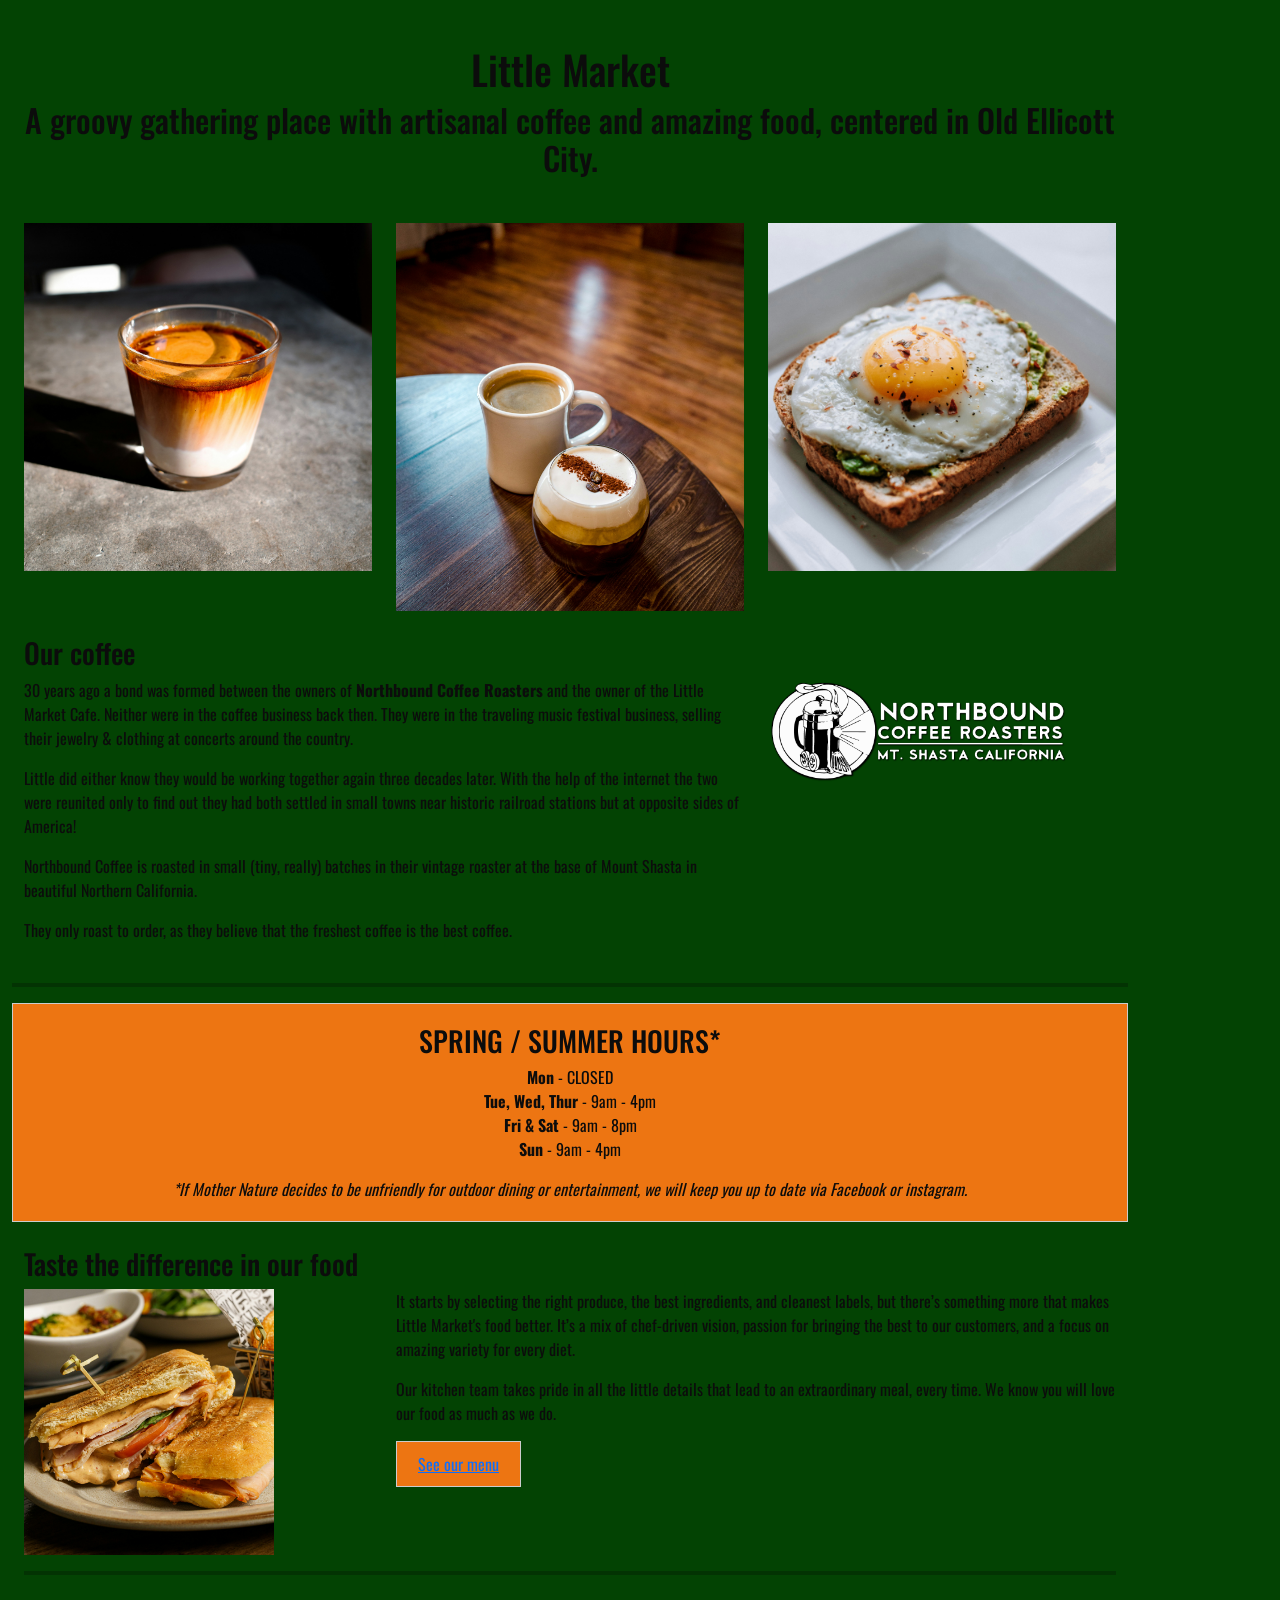
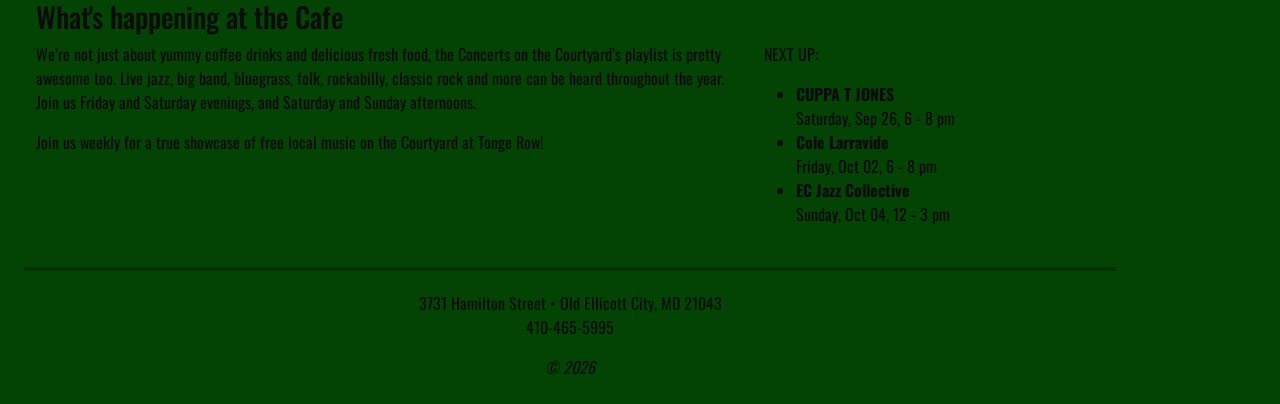
<file: projects/Littlemarketcoffeshop/index.html>
<!DOCTYPE html>
<html lang="en">

<head>
    <meta charset="UTF-8">
    <meta name="viewport" content="width=device-width, initial-scale=1.0">
    <title>Little market cafe</title>
    <meta name="description"
        content="A groovy gathering place with artisanal coffee and amazing food, centered in Old Ellicott City.">
    <link href="https://cdn.jsdelivr.net/npm/bootstrap@5.3.8/dist/css/bootstrap.min.css" rel="stylesheet"
        integrity="sha384-sRIl4kxILFvY47J16cr9ZwB07vP4J8+LH7qKQnuqkuIAvNWLzeN8tE5YBujZqJLB" crossorigin="anonymous">
    <link rel="stylesheet" href="css/style.css">
    <link rel="preconnect" href="https://fonts.googleapis.com">
    <link rel="preconnect" href="https://fonts.gstatic.com" crossorigin>
    <link
        href="https://fonts.googleapis.com/css2?family=Archivo+Black&family=Chango&family=Oswald:wght@200..700&display=swap"
        rel="stylesheet">
    <script src="https://cdn.jsdelivr.net/npm/@popperjs/core@2.11.8/dist/umd/popper.min.js"
        integrity="sha384-I7E8VVD/ismYTF4hNIPjVp/Zjvgyol6VFvRkX/vR+Vc4jQkC+hVqc2pM8ODewa9r"
        crossorigin="anonymous"></script>
    <script src="https://cdn.jsdelivr.net/npm/bootstrap@5.3.8/dist/js/bootstrap.min.js"
        integrity="sha384-G/EV+4j2dNv+tEPo3++6LCgdCROaejBqfUeNjuKAiuXbjrxilcCdDz6ZAVfHWe1Y"
        crossorigin="anonymous"></script>
</head>

<body>
    <div class="container">
        <div class="row">
            <div class="col-12">
                <div class="name">
                    <h1>Little Market</h1>
                    <h2>A groovy gathering place with artisanal coffee and amazing food, centered in Old Ellicott City.
                    </h2>
                </div>
            </div>
        </div>
        <div class="container">
            <div class="row">
                <div class="col- lg-4 col-md-4 col-sm-12">
                    <img src="images/coffee-01.jpg" class="img-fluid" height="375" width="450">
                </div>
                <div class="col- lg-4 col-md-4 col-sm-12">
                    <img src="images/coffee-02.jpg" class="img-fluid" height="375" width="450">
                </div>
                <div class="col- lg-4 col-md-4 col-sm-12">
                    <img src="images/food-01.jpg" class="img-fluid" height="375" width="450">
                </div>
            </div>
        </div>
        <div class="container">
            <div class="row">
                <div class="col-12">
                    <h3>Our coffee</h3>
                </div>
            </div>
            <div class="row">
                <div class="col-lg-8 col-md-6 col-sm-12">
                    <p>30 years ago a bond was formed between the owners of <strong>Northbound Coffee Roasters</strong>
                        and
                        the owner of the
                        Little Market Cafe. Neither were in the coffee business back then. They were in the traveling
                        music
                        festival business, selling their jewelry & clothing at concerts around the country.</p>
                    <p>Little did either know they would be working together again three decades later. With the help of
                        the
                        internet the two were reunited only to find out they had both settled in small towns near
                        historic
                        railroad stations but at opposite sides of America!</p>
                    <p>Northbound Coffee is roasted in small (tiny, really) batches in their vintage roaster at the base
                        of
                        Mount Shasta in beautiful Northern California.</p>
                    <p>They only roast to order, as they believe that the freshest coffee is the best coffee.</p>

                </div>
                <div class="col-lg-4 col-md-6 col-sm-12">
                    <img src="images/northbound.png"  class="img-fluid" height="300" width="300">
                </div>
            </div>
        </div>
        <hr>
        <div class="days">
            <h3>SPRING / SUMMER HOURS*</h3>
            <p><b>Mon</b> - CLOSED
                <br><b>Tue, Wed, Thur </b>- 9am - 4pm
                <br><b>Fri & Sat </b>- 9am - 8pm
                <br><b>Sun</b> - 9am - 4pm
            </p>
            <em>*If Mother Nature decides to be unfriendly for outdoor dining or entertainment, we will keep you up
                to date via Facebook or instagram. </em>
        </div>
        <div class="container">
            <h3>Taste the difference in our food</h3>
            <div class="row">
                <div class="col-lg-4 col-md-6 col-sm-12">
                    <img src="images/food-02.jpg" class="img-fluid" height="275" width="250">
                </div>
                <div class="col-lg-8 col-md-6 col-sm-12">

                    <p>It starts by selecting the right produce, the best ingredients, and cleanest labels, but there’s
                        something more that makes Little Market's food better. It’s a mix of chef-driven vision, passion
                        for
                        bringing the best to our customers, and a focus on amazing variety for every diet.</p>
                    <p>Our kitchen team takes pride in all the little details that lead to an extraordinary meal, every
                        time. We know you will love our food as much as we do.</p>
                    <div class="menu">
                        <a href="#">See our menu</a>
                    </div>
                </div>
            </div>
            <hr>
            <div class="container">

                <h3>What's happening at the Cafe</h3>

                <div class="row">
                    <div class="col-lg-8 col-md-6 col-sm-12">

                        <p>We’re not just about yummy coffee drinks and delicious fresh food, the Concerts on the
                            Courtyard’s
                            playlist is pretty awesome too. Live jazz, big band, bluegrass, folk, rockabilly, classic
                            rock and
                            more can be heard throughout the year. Join us Friday and Saturday evenings, and Saturday
                            and Sunday
                            afternoons.</p>
                        <p>Join us weekly for a true showcase of free local music on the Courtyard at Tonge Row!</p>
                    </div>
                    <div class="col-lg-4 col-md-6 col-sm-12">


                        <p>NEXT UP:</p>
                        <ul>
                            <li>
                                <strong>CUPPA T JONES</strong><br>
                                Saturday, Sep 26, 6 - 8 pm
                            </li>
                            <li><strong>Cole Larravide</strong><br>
                                Friday, Oct 02, 6 - 8 pm
                            </li>
                            <li><strong>EC Jazz Collective</strong><br>
                                Sunday, Oct 04, 12 - 3 pm
                            </li>
                        </ul>
                    </div>
                </div>
            </div>
            <hr>
            <div class="address">
                <p>3731 Hamilton Street • Old Ellicott City, MD 21043 <br>410-465-5995</p>
                <em>© 2026</em>
            </div>

</body>

</html>
</file>
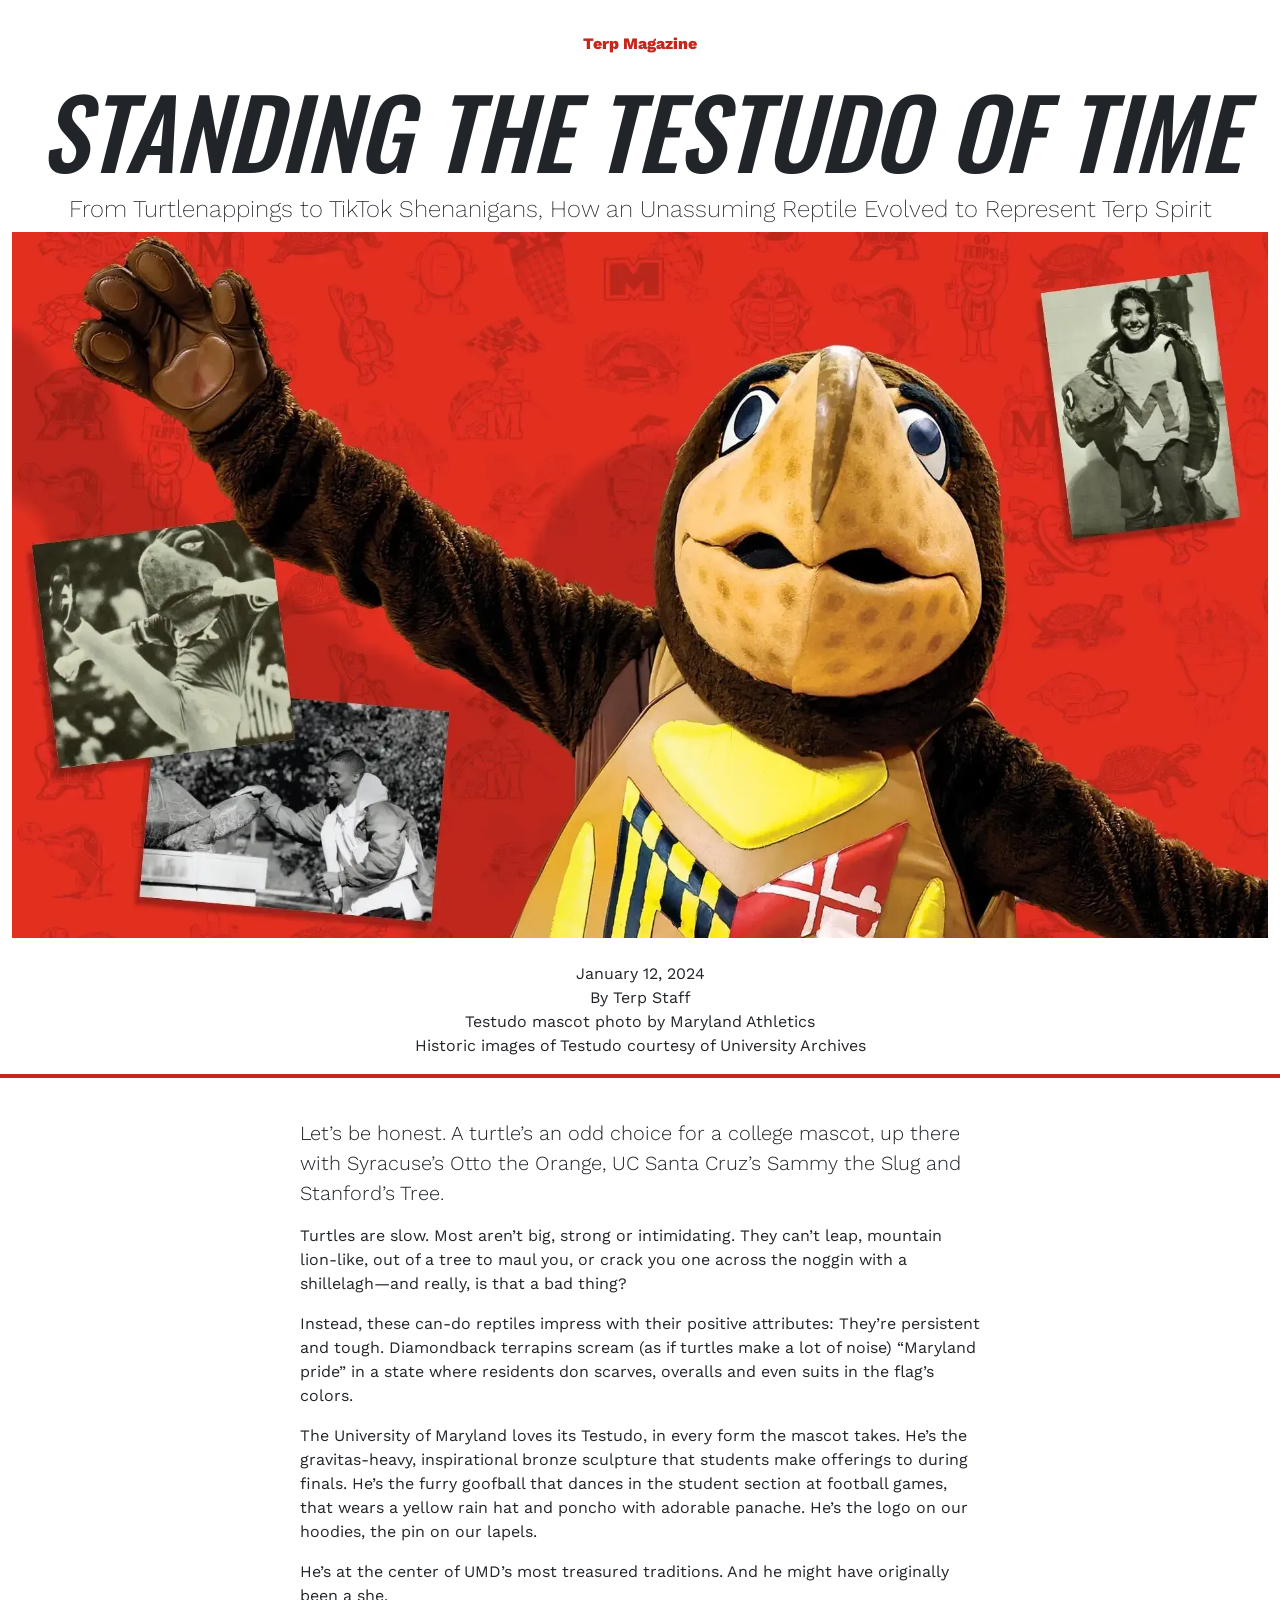
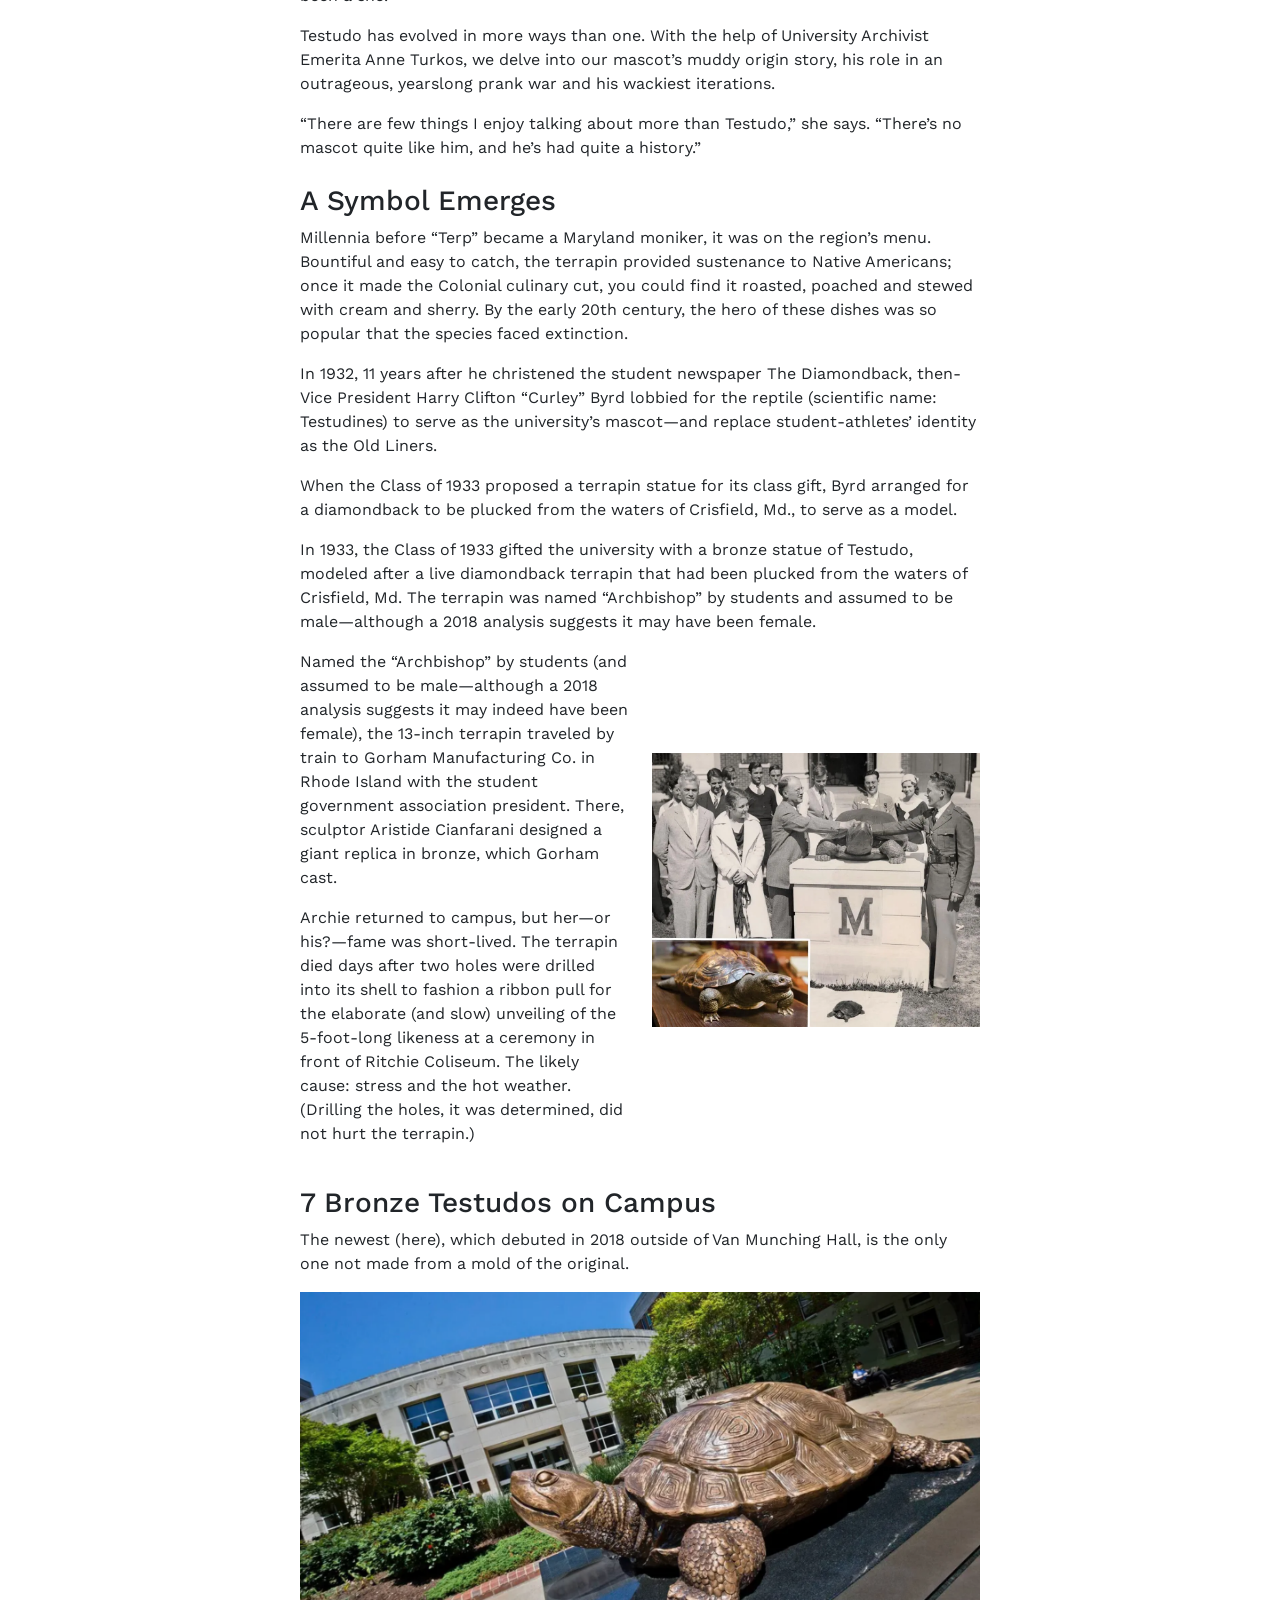
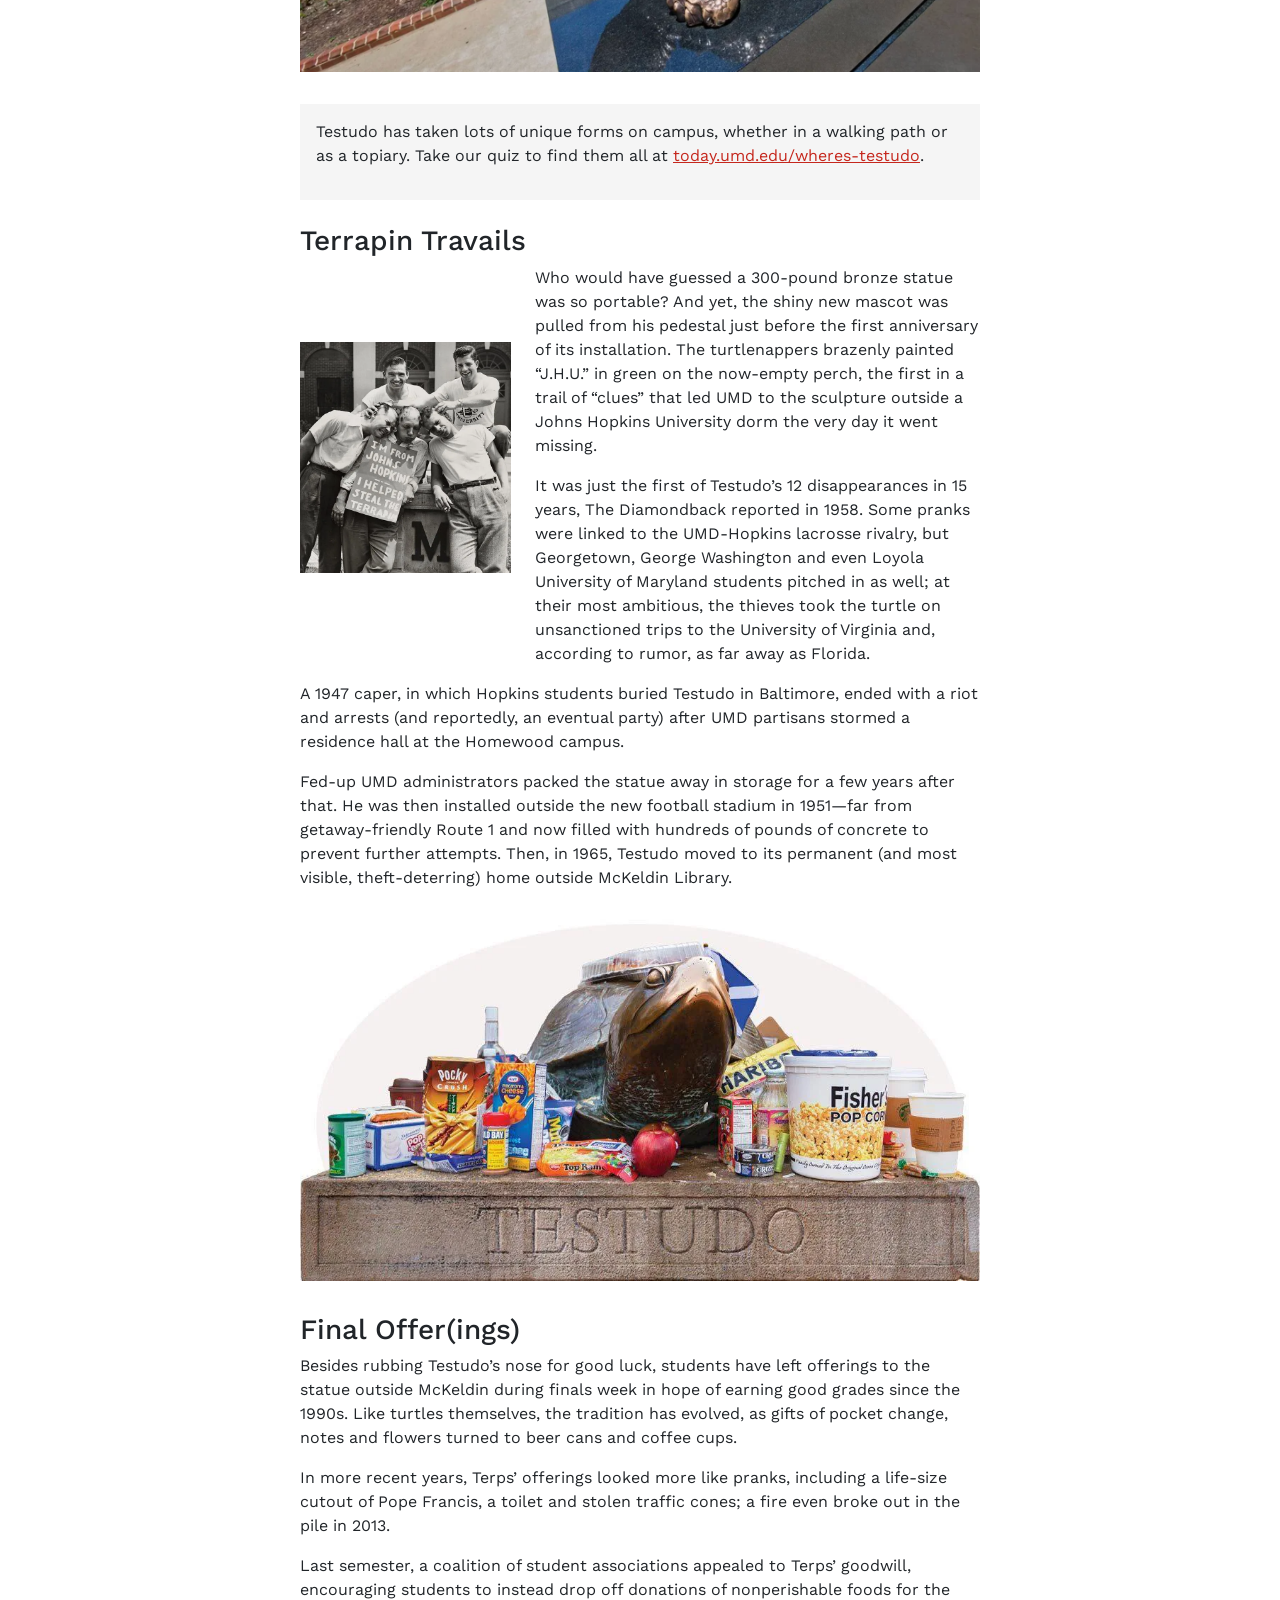
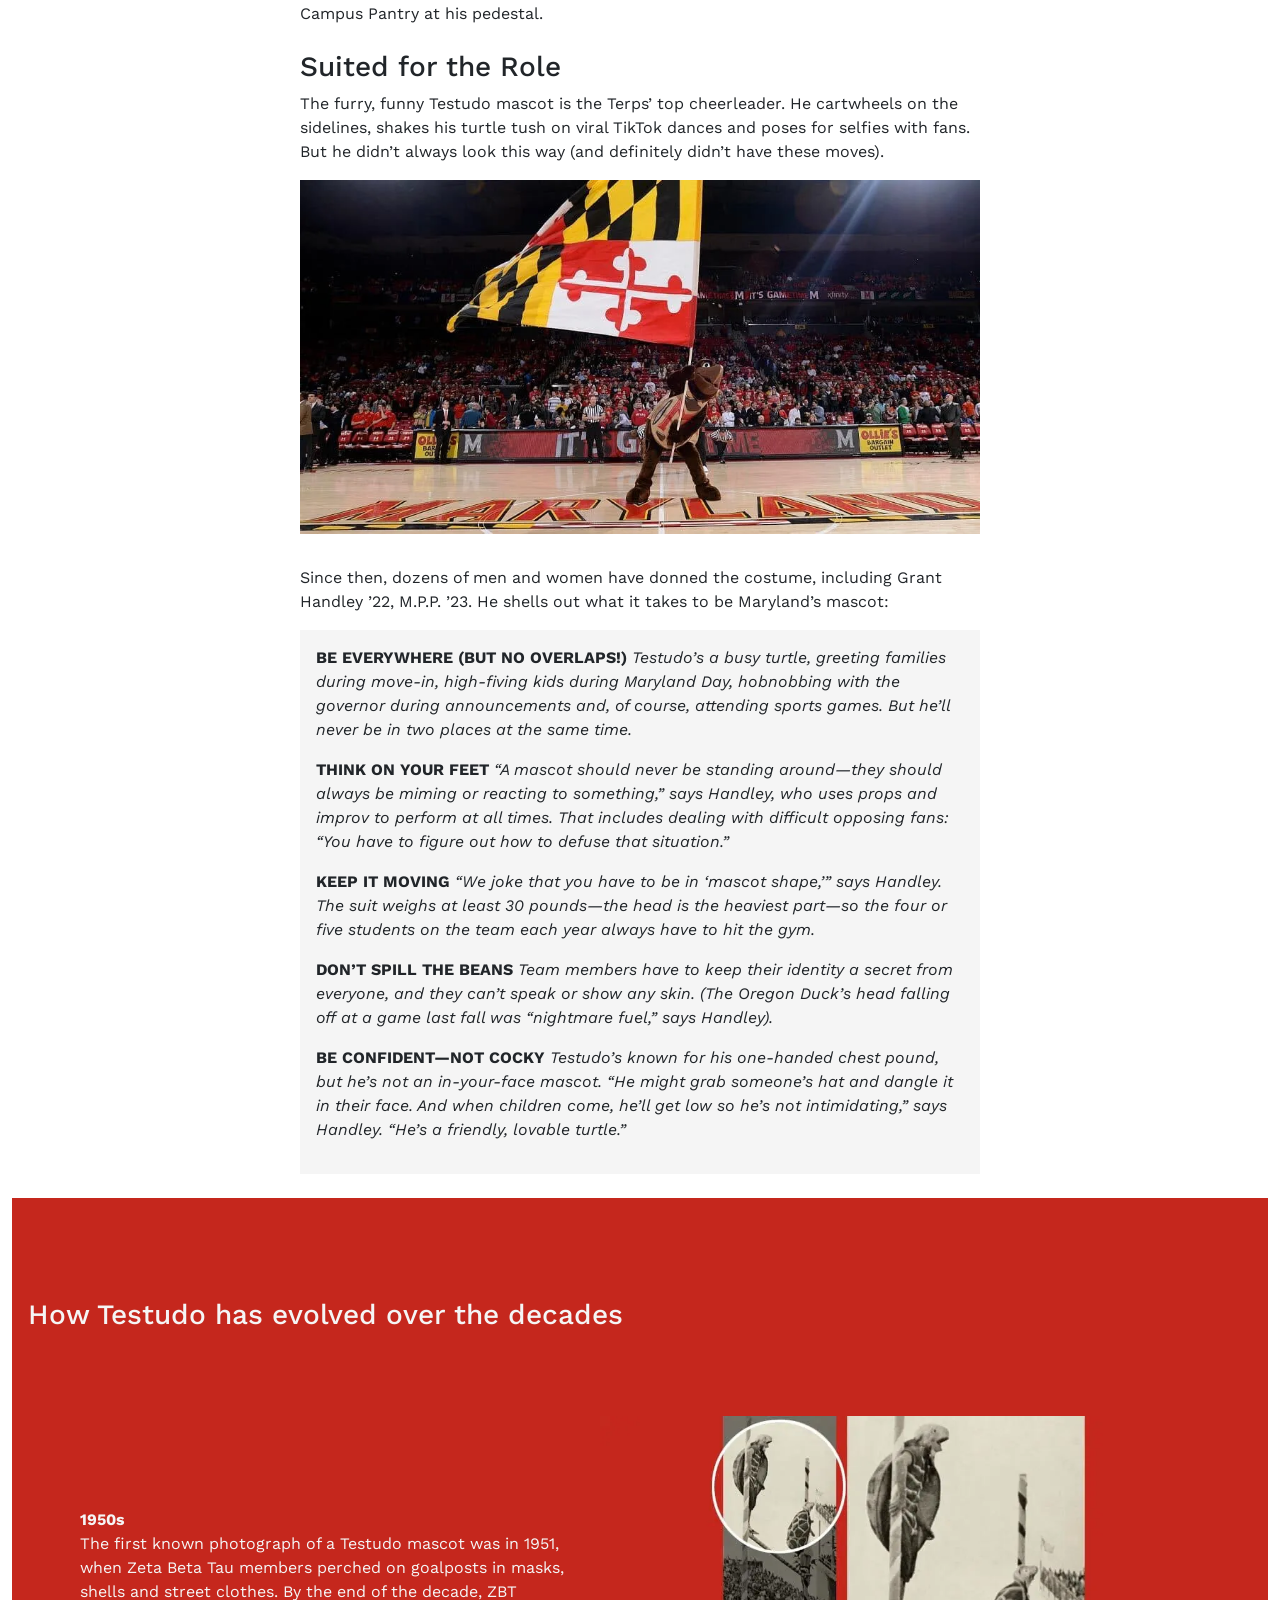
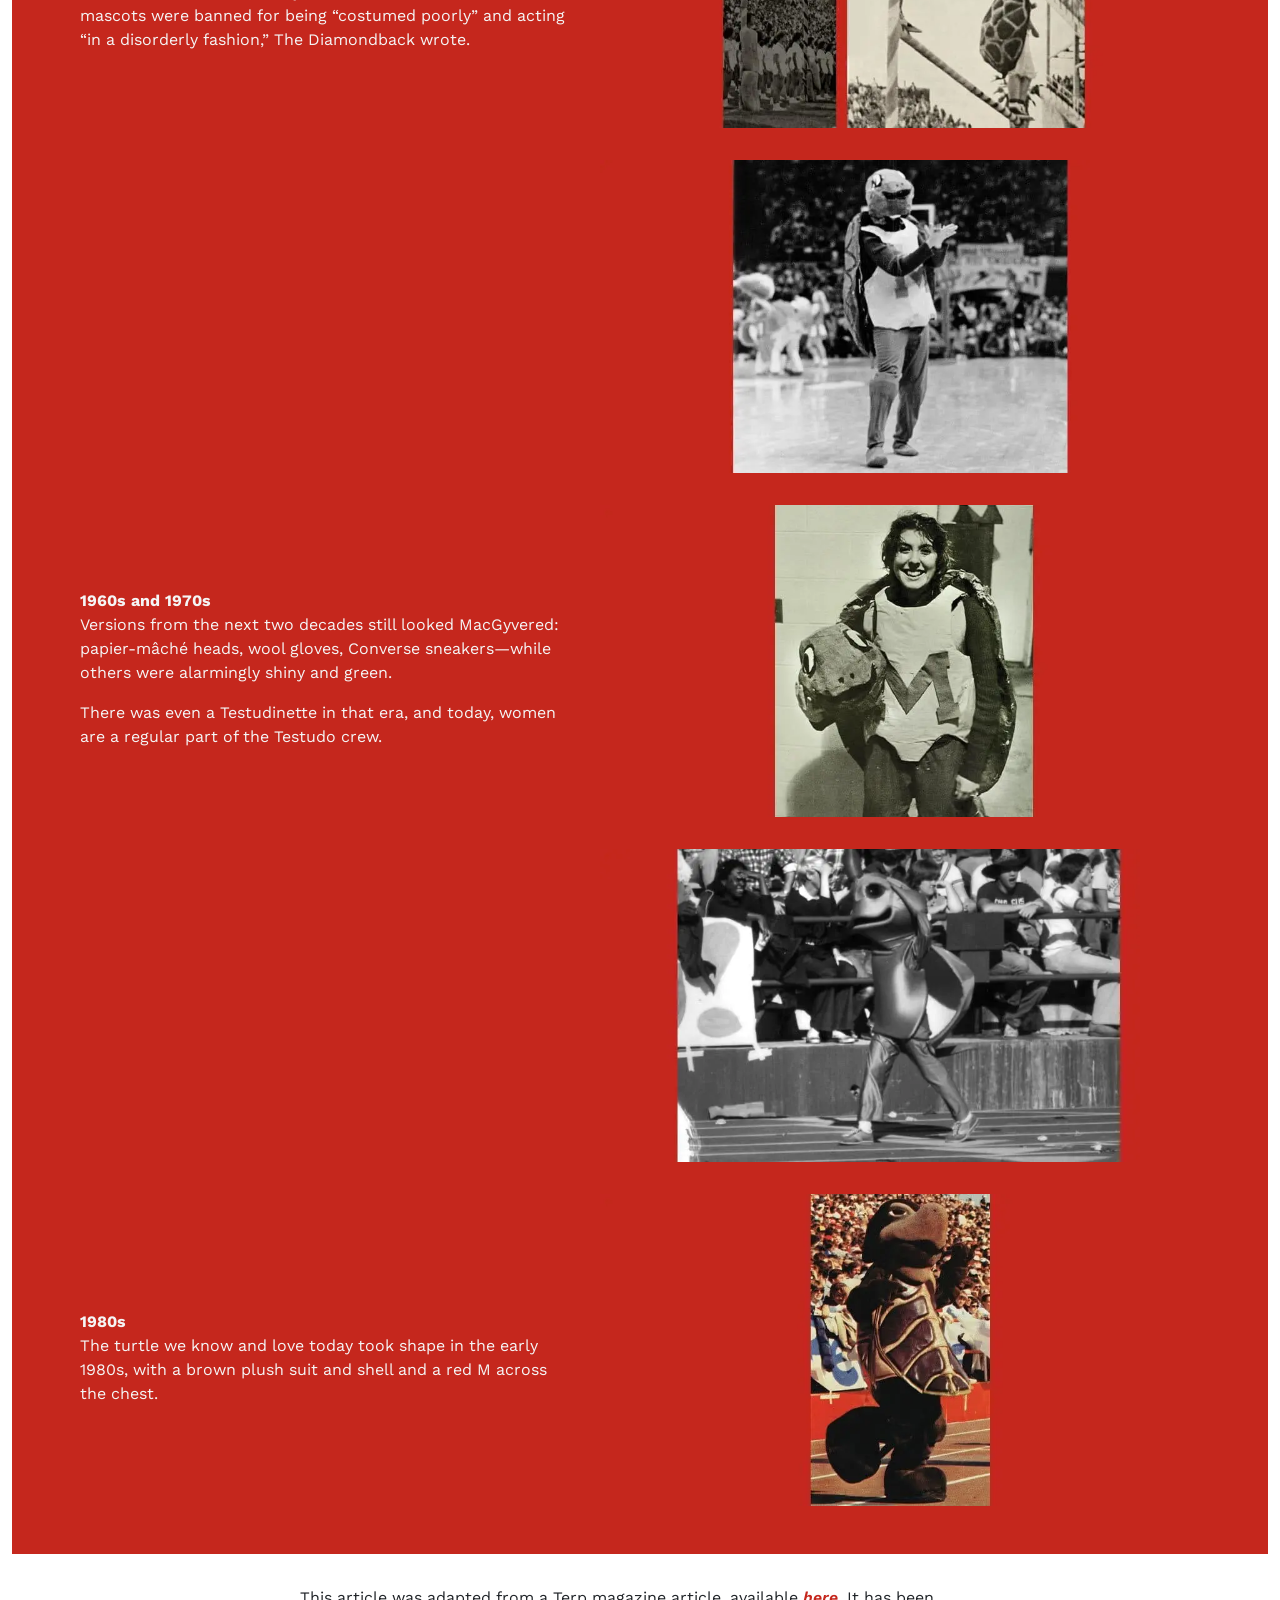
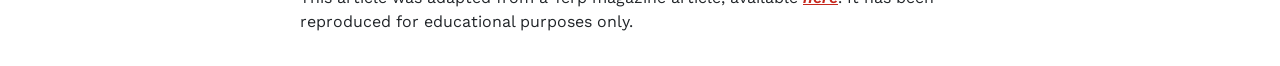
<file: projects/midterm/index.html>
<!DOCTYPE html>
<html lang="en">

<head>
    <meta charset="UTF-8">
    <meta name="viewport" content="width=device-width, initial-scale=1.0">
    <title>Document</title>
    <meta name="description" content="">
    <link href="https://cdn.jsdelivr.net/npm/bootstrap@5.3.8/dist/css/bootstrap.min.css" rel="stylesheet"
        integrity="sha384-sRIl4kxILFvY47J16cr9ZwB07vP4J8+LH7qKQnuqkuIAvNWLzeN8tE5YBujZqJLB" crossorigin="anonymous">
    <link rel="stylesheet" href="css/style.css">
    <link rel="preconnect" href="https://fonts.googleapis.com">
    <link rel="preconnect" href="https://fonts.gstatic.com" crossorigin>
    <link
        href="https://fonts.googleapis.com/css2?family=Oswald:wght@200..700&family=Work+Sans:ital,wght@0,100..900;1,100..900&display=swap"
        rel="stylesheet">

    <script src="https://cdn.jsdelivr.net/npm/@popperjs/core@2.11.8/dist/umd/popper.min.js"
        integrity="sha384-I7E8VVD/ismYTF4hNIPjVp/Zjvgyol6VFvRkX/vR+Vc4jQkC+hVqc2pM8ODewa9r"
        crossorigin="anonymous"></script>
    <script src="https://cdn.jsdelivr.net/npm/bootstrap@5.3.8/dist/js/bootstrap.min.js"
        integrity="sha384-G/EV+4j2dNv+tEPo3++6LCgdCROaejBqfUeNjuKAiuXbjrxilcCdDz6ZAVfHWe1Y"
        crossorigin="anonymous"></script>
</head>

<body>
    <header>
        <div class="container-fluid">
            <div class="overline">
                <p>Terp Magazine</p>
            </div>

            <h1>STANDING THE TESTUDO OF TIME</h1>

            <h2>From Turtlenappings to TikTok Shenanigans, How an Unassuming Reptile Evolved to Represent Terp Spirit
            </h2>

            <img src="img/testudo-hero.webp"
                alt="The Testudo mascot spreads his arms wide against a red background, surrounded by vintage photos of earlier Testudo costumes"
                class="img-fluid">

            <p>January 12, 2024<br>
                By Terp Staff<br>
                Testudo mascot photo by Maryland Athletics<br>
                Historic images of Testudo courtesy of University Archives</p>
        </div>
    </header>
    <main>
        <div class="container">
            <section>
                <div class="lead">
                    <p>Let’s be honest. A turtle’s an odd choice for a college mascot, up there with
                        Syracuse’s Otto the Orange, UC
                        Santa
                        Cruz’s Sammy the Slug and Stanford’s Tree.</p>
                </div>

                <p>Turtles are slow. Most aren’t big, strong or intimidating. They can’t leap, mountain lion-like, out
                    of a
                    tree
                    to
                    maul
                    you, or crack you one across the noggin with a shillelagh—and really, is that a bad thing?</p>

                <p>Instead, these can-do reptiles impress with their positive attributes: They’re persistent and tough.
                    Diamondback
                    terrapins scream (as if turtles make a lot of noise) “Maryland pride” in a state where residents don
                    scarves,
                    overalls and even suits in the flag’s colors.</p>

                <p>The University of Maryland loves its Testudo, in every form the mascot takes. He’s the
                    gravitas-heavy,
                    inspirational
                    bronze sculpture that students make offerings to during finals. He’s the furry goofball that dances
                    in
                    the
                    student
                    section at football games, that wears a yellow rain hat and poncho with adorable panache. He’s the
                    logo
                    on
                    our
                    hoodies, the pin on our lapels.</p>

                <p>He’s at the center of UMD’s most treasured traditions. And he might have originally been a she.</p>

                <p>Testudo has evolved in more ways than one. With the help of University Archivist Emerita Anne Turkos,
                    we
                    delve
                    into
                    our mascot’s muddy origin story, his role in an outrageous, yearslong prank war and his wackiest
                    iterations.
                </p>

                <p>“There are few things I enjoy talking about more than Testudo,” she says. “There’s no mascot quite
                    like
                    him,
                    and
                    he’s
                    had quite a history.”</p>
            </section>

            <!-- -- -->
            <section>
                <h3>A Symbol Emerges</h3>

                <p>Millennia before “Terp” became a Maryland moniker, it was on the region’s menu. Bountiful and easy to
                    catch,
                    the
                    terrapin provided sustenance to Native Americans; once it made the Colonial culinary cut, you could
                    find
                    it
                    roasted,
                    poached and stewed with cream and sherry. By the early 20th century, the hero of these dishes was so
                    popular
                    that
                    the species faced extinction.</p>

                <p>In 1932, 11 years after he christened the student newspaper The Diamondback, then-Vice President
                    Harry
                    Clifton
                    “Curley” Byrd lobbied for the reptile (scientific name: Testudines) to serve as the university’s
                    mascot—and
                    replace
                    student-athletes’ identity as the Old Liners.</p>

                <p>When the Class of 1933 proposed a terrapin statue for its class gift, Byrd arranged for a diamondback
                    to
                    be
                    plucked
                    from the waters of Crisfield, Md., to serve as a model.</p>

                <!-- -- -->



                <p>In 1933, the Class of 1933 gifted the university with a bronze statue of Testudo, modeled
                    after a
                    live
                    diamondback terrapin that had been plucked from the waters of Crisfield, Md. The terrapin
                    was
                    named
                    “Archbishop” by students and assumed to be male—although a 2018 analysis suggests it may
                    have
                    been
                    female.</p>

                <div class="row">
                    <div class="col-lg-6 col-md-6 col-md-12">
                        <p>Named the “Archbishop” by students (and assumed to be
                            male—although a 2018 analysis
                            suggests it may
                            indeed
                            have
                            been
                            female), the 13-inch terrapin traveled by train to Gorham Manufacturing Co. in Rhode
                            Island with the
                            student
                            government association president. There, sculptor Aristide Cianfarani designed a giant
                            replica in
                            bronze,
                            which
                            Gorham cast.</p>

                        <p>Archie returned to campus, but her—or his?—fame was short-lived. The terrapin died days
                            after two holes
                            were
                            drilled
                            into its shell to fashion a ribbon pull for the elaborate (and slow) unveiling of the
                            5-foot-long
                            likeness
                            at a
                            ceremony in front of Ritchie Coliseum. The likely cause: stress and the hot weather.
                            (Drilling the
                            holes, it
                            was
                            determined, did not hurt the terrapin.)</p>
                    </div>
                    <div class="col-lg-6 col-md-6 col-md-12">
                        <img src="img/02-taxidermy.webp"
                            alt="Black-and-white photo of two men shaking hands above the new bronze terrapin statue as a crowd watches, with an inset of the preserved diamondback terrapin that served as its model">
                    </div>
                </div>
            </section>

            <!-- -- -->
            <section>
                <h3>7 Bronze Testudos on Campus</h3>

                <p>The newest (here), which debuted in 2018 outside of Van Munching Hall, is the only one not made from
                    a
                    mold
                    of
                    the
                    original.</p>

                <img src="img/04-bronze.png"
                    alt="Bronze Testudo statue on a dark stone pedestal outside Van Munching Hall">

                <!-- -- -->
                <div class="box">
                    <p>Testudo has taken lots of unique forms on campus, whether in a walking path or as a topiary. Take
                        our
                        quiz to
                        find
                        them all at <a href="https://today.umd.edu/wheres-testudo">today.umd.edu/wheres-testudo</a>.</p>
                </div>
            </section>

            <!-- -- -->
            <section>
                <h3>Terrapin Travails</h3>
                <div class=" row">
                    <div class="col-lg-4 col-md-4 col-md-sm-12">
                        <!-- -- -->

                        <img src="img/03-hopkins.webp"
                            alt="Five students pose with a sign that reads “I’m from Johns Hopkins, I helped steal the terrapin”">
                    </div>

                    <!-- -- -->
                    <div class="col-lg-8 col-md-8 cold-md-sm-12">
                        <p>Who would have guessed a 300-pound bronze statue was
                            so portable? And yet, the shiny new mascot
                            was
                            pulled
                            from
                            his
                            pedestal just before the first anniversary of its installation. The turtlenappers brazenly
                            painted
                            “J.H.U.”
                            in
                            green
                            on the now-empty perch, the first in a trail of “clues” that led UMD to the sculpture
                            outside a
                            Johns
                            Hopkins
                            University dorm the very day it went missing.</p>

                        <p>It was just the first of Testudo’s 12 disappearances in 15 years, The Diamondback reported in
                            1958. Some
                            pranks
                            were
                            linked to the UMD-Hopkins lacrosse rivalry, but Georgetown, George Washington and even
                            Loyola
                            University
                            of
                            Maryland
                            students pitched in as well; at their most ambitious, the thieves took the turtle on
                            unsanctioned trips
                            to
                            the
                            University of Virginia and, according to rumor, as far away as Florida.</p>
                    </div>
                </div>
                <!-- -- -->

                <p>A 1947 caper, in which Hopkins students buried Testudo in Baltimore, ended with a riot and
                    arrests
                    (and
                    reportedly,
                    an eventual party) after UMD partisans stormed a residence hall at the Homewood campus.</p>

                <p>Fed-up UMD administrators packed the statue away in storage for a few years after that. He was
                    then
                    installed
                    outside
                    the new football stadium in 1951—far from getaway-friendly Route 1 and now filled with hundreds
                    of
                    pounds of
                    concrete to prevent further attempts. Then, in 1965, Testudo moved to its permanent (and most
                    visible,
                    theft-deterring) home outside McKeldin Library.</p>
            </section>
            <section>
                <!-- -- -->

                <img src="img/05-offerings.webp"
                    alt="The Testudo statue outside McKeldin Library piled with finals-week offerings, including snacks, a popcorn tin, drinks and coffee cups">

                <h3>Final Offer(ings)</h3>

                <p>Besides rubbing Testudo’s nose for good luck, students have left offerings to the statue outside
                    McKeldin
                    during
                    finals week in hope of earning good grades since the 1990s. Like turtles themselves, the tradition
                    has
                    evolved,
                    as
                    gifts of pocket change, notes and flowers turned to beer cans and coffee cups.</p>

                <p>In more recent years, Terps’ offerings looked more like pranks, including a life-size cutout of Pope
                    Francis,
                    a
                    toilet and stolen traffic cones; a fire even broke out in the pile in 2013.</p>

                <p>Last semester, a coalition of student associations appealed to Terps’ goodwill, encouraging students
                    to
                    instead
                    drop
                    off donations of nonperishable foods for the Campus Pantry at his pedestal.</p>
            </section>

            <!-- -- -->
            <section>
                <h3>Suited for the Role</h3>

                <p>The furry, funny Testudo mascot is the Terps’ top cheerleader. He cartwheels on the sidelines, shakes
                    his
                    turtle
                    tush
                    on viral TikTok dances and poses for selfies with fans. But he didn’t always look this way (and
                    definitely
                    didn’t
                    have these moves).</p>

                <img src="img/08-mascot.webp"
                    alt="Testudo waves a giant Maryland flag at center court during a basketball game">

                <p>Since then, dozens of men and women have donned the costume, including Grant Handley ’22, M.P.P. ’23.
                    He
                    shells
                    out
                    what it takes to be Maryland’s mascot:</p>

                <!-- -- -->
                <div class="box">
                    <p><strong>BE EVERYWHERE (BUT NO OVERLAPS!)</strong> <em>Testudo’s a busy turtle, greeting families
                            during
                            move-in,
                            high-fiving kids during
                            Maryland Day, hobnobbing with the governor during announcements and, of course, attending
                            sports
                            games.
                            But
                            he’ll
                            never be in two places at the same time.</em></p>

                    <p><strong>THINK ON YOUR FEET</strong> <em>“A mascot should never be standing around—they should
                            always
                            be
                            miming or
                            reacting to something,”
                            says Handley, who uses props and improv to perform at all times. That includes dealing with
                            difficult
                            opposing
                            fans:
                            “You have to figure out how to defuse that situation.”</em></p>

                    <p><strong>KEEP IT MOVING</strong> <em>“We joke that you have to be in ‘mascot shape,’” says
                            Handley.
                            The
                            suit
                            weighs at
                            least 30 pounds—the
                            head is the heaviest part—so the four or five students on the team each year always have to
                            hit
                            the
                            gym.</em>
                    </p>

                    <p><strong>DON’T SPILL THE BEANS</strong> <em>Team members have to keep their identity a secret from
                            everyone,
                            and
                            they
                            can’t speak or show
                            any skin. (The Oregon Duck’s head falling off at a game last fall was “nightmare fuel,” says
                            Handley).</em>
                    </p>

                    <p><strong>BE CONFIDENT—NOT COCKY</strong> <em>Testudo’s known for his one-handed chest pound, but
                            he’s
                            not
                            an
                            in-your-face mascot. “He might
                            grab someone’s hat and dangle it in their face. And when children come, he’ll get low so
                            he’s
                            not
                            intimidating,”
                            says Handley. “He’s a friendly, lovable turtle.”</em></p>
                </div>
            </section>
        </div>
    </main>
    <!-- // -->
    <div class="container-fluid">
        <section>
            <div class="timeline">
                <h3>How Testudo has evolved over the decades</h3>
                <div class="row">
                    <div class="col-lg-5 col-md-5 col-sm-12">

                        <!-- -- -->

                        <strong>1950s</strong>

                        <p>The first known photograph of a Testudo mascot was in 1951, when Zeta Beta Tau members
                            perched on goalposts in
                            masks,
                            shells and street clothes. By the end of the decade, ZBT mascots were banned for being
                            “costumed poorly” and
                            acting
                            “in a disorderly fashion,” The Diamondback wrote.</p>
                    </div>
                    <!-- -- -->
                    <div class="col-lg-6 col-md-6 col-sm-12">
                        <img src="img/mascot-50s.webp"
                            alt="1951 photos of Zeta Beta Tau members in turtle masks and shells perched on football goalposts">
                    </div>
                </div>
                <!-- -- -->

                <div class="row">
                    <div class="col-lg-5 col-md-5 col-sm-12">
                        <strong>1960s and 1970s</strong>

                        <p>Versions from the next two decades still looked MacGyvered: papier-mâché heads, wool gloves,
                            Converse
                            sneakers—while
                            others were alarmingly shiny and green.</p>

                        <p>There was even a Testudinette in that era, and today, women are a regular part of the Testudo
                            crew.</p>
                    </div>

                    <!-- -- -->
                    <div class="col-lg-6 col-md-6 col-sm-12">
                        <img src="img/mascot-60s.webp"
                            alt="Black-and-white photo of a 1960s Testudo mascot with a papier-mâché head walking across a basketball court">

                        <img src="img/mascot-60sf.webp"
                            alt="A smiling woman wearing a homemade turtle costume with a large M on the front">

                        <img src="img/mascot-70s.webp"
                            alt="Black-and-white photo of a shiny 1970s turtle mascot costume walking along the sideline">
                    </div>
                    <!-- -- -->
                </div>
                <div class="row">
                    <div class="col-lg-5 col-md-5 col-sm-12">
                        <strong>1980s</strong>


                        <p>The turtle we know and love today took shape in the early 1980s, with a brown plush suit and
                            shell and a red M
                            across
                            the chest.</p>
                    </div>
                    <!-- -- -->
                    <div class="col-lg-6 col-md-6 col-sm-12">
                        <img src="img/mascot-80s.webp"
                            alt="The 1980s Testudo in a brown plush suit and shell, dancing on the track at a football game">

                    </div>


                </div>
        </section>
    </div>
    <footer>
        <div class="container"


    <p>This article was adapted from a Terp magazine article, available <a
            href="https://terp.umd.edu/testudooftime">here</a>. It has been reproduced for educational purposes only.
    </p>
</div>
    </footer>
</body>

</html>
</file>
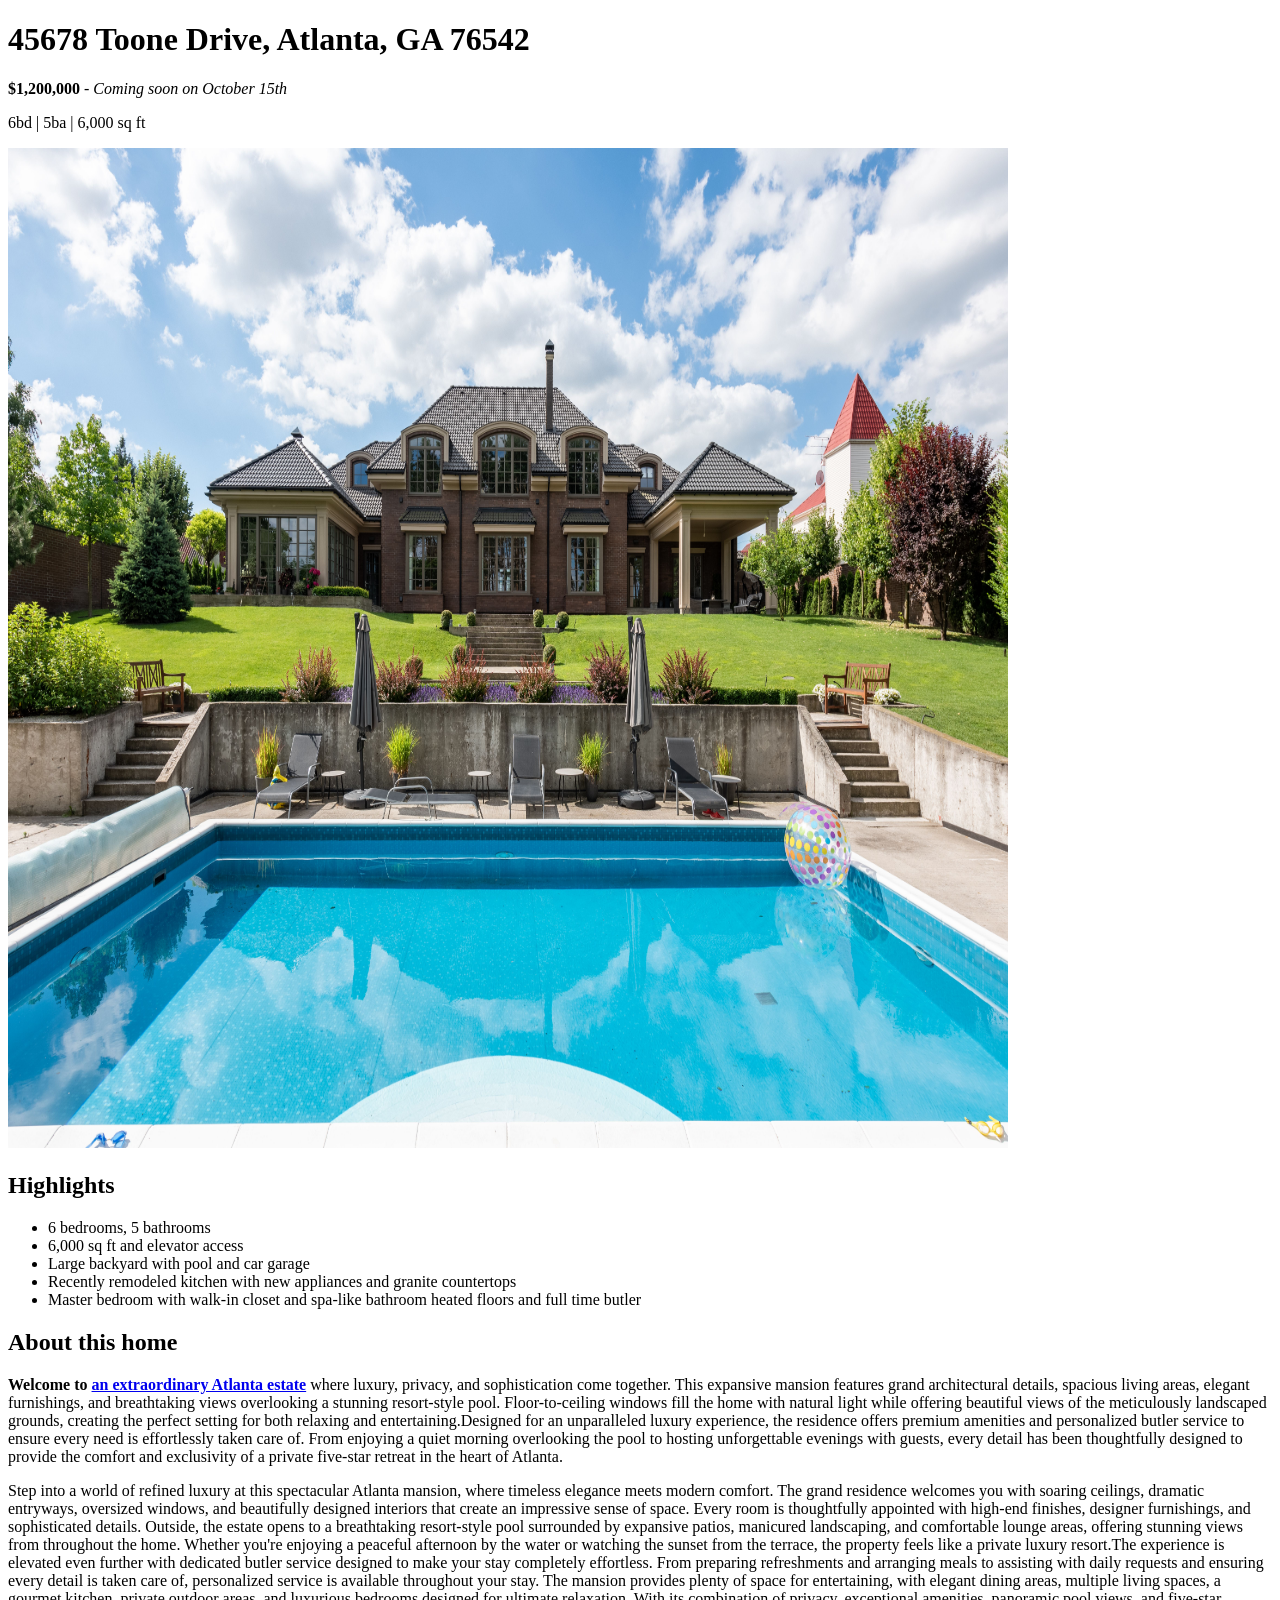
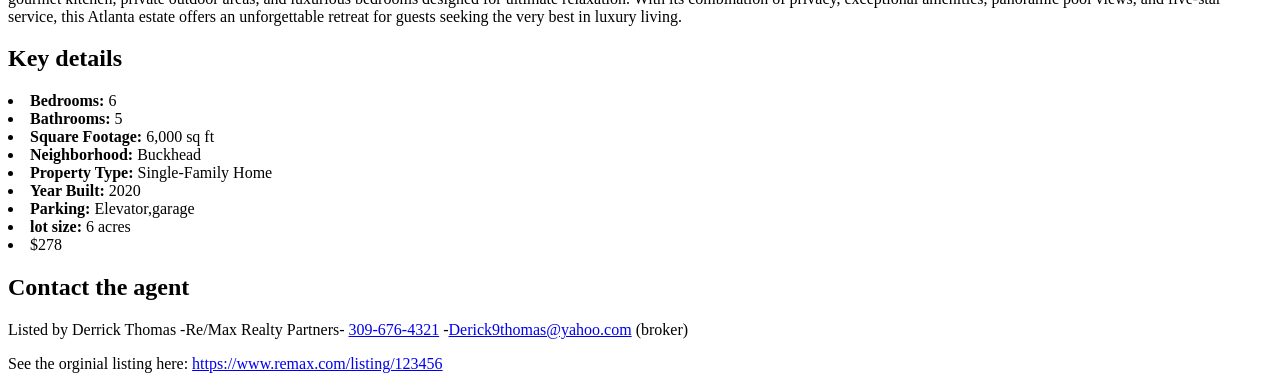
<file: projects/real-estate/index.html>
<!DOCTYPE html>
<html lang="en">

<head>

    <meta charset="UTF-8">
    <meta name="viewport" content="width=device-width, initial-scale=1.0">
    <title>45678 Toone Drive, Atlanta, GA 76542</title>
    <meta name="description"
        content="If your looking for luxury, this is the home for you! This 4 bedroom, 3 bathroom home has a large backyard and a pool. The kitchen has been recently remodeled with new appliances and granite countertops. The master bedroom has a walk-in closet and a spa-like bathroom.">
</head>

<body>
    <header>
        <h1>45678 Toone Drive, Atlanta, GA 76542</h1>
        <p><strong>$1,200,000</strong> - <em> Coming soon on October 15th</em></p>
        <p>6bd | 5ba | 6,000 sq ft</p>
        <img src="img/atlanta mansion with pool.jpg" width="1000" height="1000"
            alt="Pool view with beautiful palm trees. Newley designed home with a large backyard and modern amenities.">
    </header>
    <main>
        <section>

            <h2> Highlights</h2>
            <ul>
                <li>6 bedrooms, 5 bathrooms</li>
                <li>6,000 sq ft and elevator access</li>
                <li>Large backyard with pool and car garage</li>
                <li>Recently remodeled kitchen with new appliances and granite countertops</li>
                <li>Master bedroom with walk-in closet and spa-like bathroom heated floors and full time butler</li>

            </ul>
        </section>
        <section>
            <h2> About this home</h2>
            <p><strong>Welcome to <a href="https://maps.app.goo.gl/XF7WSqbrchssqX2k9" target="_blank">an
                        extraordinary Atlanta estate</a></strong> where luxury, privacy, and sophistication come
                together. This expansive
                mansion features grand architectural details, spacious living areas, elegant furnishings, and
                breathtaking
                views overlooking a stunning resort-style pool. Floor-to-ceiling windows fill the home with natural
                light
                while offering beautiful views of the meticulously landscaped grounds, creating the perfect setting for
                both
                relaxing and entertaining.Designed for an unparalleled luxury experience, the residence offers premium
                amenities and personalized butler service to ensure every need is effortlessly taken care of. From
                enjoying
                a quiet morning overlooking the pool to hosting unforgettable evenings with guests, every detail has
                been
                thoughtfully designed to provide the comfort and exclusivity of a private five-star retreat in the heart
                of
                Atlanta.</p>

            <p>Step into a world of refined luxury at this spectacular Atlanta mansion, where timeless
                elegance meets modern comfort. The grand residence welcomes you with soaring ceilings, dramatic
                entryways,
                oversized windows, and beautifully designed interiors that create an impressive sense of space. Every
                room
                is thoughtfully appointed with high-end finishes, designer furnishings, and sophisticated details.
                Outside,
                the estate opens to a breathtaking resort-style pool surrounded by expansive patios, manicured
                landscaping,
                and comfortable lounge areas, offering stunning views from throughout the home. Whether you're enjoying
                a
                peaceful afternoon by the water or watching the sunset from the terrace, the property feels like a
                private
                luxury resort.The experience is elevated even further with dedicated butler service designed to make
                your
                stay completely effortless. From preparing refreshments and arranging meals to assisting with daily
                requests
                and ensuring every detail is taken care of, personalized service is available throughout your stay. The
                mansion provides plenty of space for entertaining, with elegant dining areas, multiple living spaces, a
                gourmet kitchen, private outdoor areas, and luxurious bedrooms designed for ultimate relaxation. With
                its
                combination of privacy, exceptional amenities, panoramic pool views, and five-star service, this Atlanta
                estate offers an unforgettable retreat for guests seeking the very best in luxury living.</p>
        </section>
        <section>
            <h2>Key details</h2>
            </ul>
            <li><b>Bedrooms:</b> 6</li>
            <li><b>Bathrooms:</b> 5</li>
            <li><b>Square Footage:</b> 6,000 sq ft</li>
            <li><b>Neighborhood:</b> Buckhead</li>
            <li><b>Property Type:</b> Single-Family Home</li>
            <li><b>Year Built:</b> 2020</li>
            <li><b>Parking:</b> Elevator,garage</li>
            <li><b>lot size:</b> 6 acres</li>
            <li><b>
                    <Pricing /sq ft:>
                </b> $278</li>
            </ul>
        </section>


    </main>
    <footer>
        <h2>Contact the agent</h2>
        <p> Listed by Derrick Thomas
            -Re/Max Realty Partners- <a href="tel:309-676-4321">309-676-4321</a> -<a
                href="mailto:Derick9thomas@yahoo.com">Derick9thomas@yahoo.com</a> (broker)
        </p>
        <p> See the orginial listing here: <a
                href="https://www.remax.com/listing/123456">https://www.remax.com/listing/123456</a></p>
    </footer>
</body>

</html>
</file>
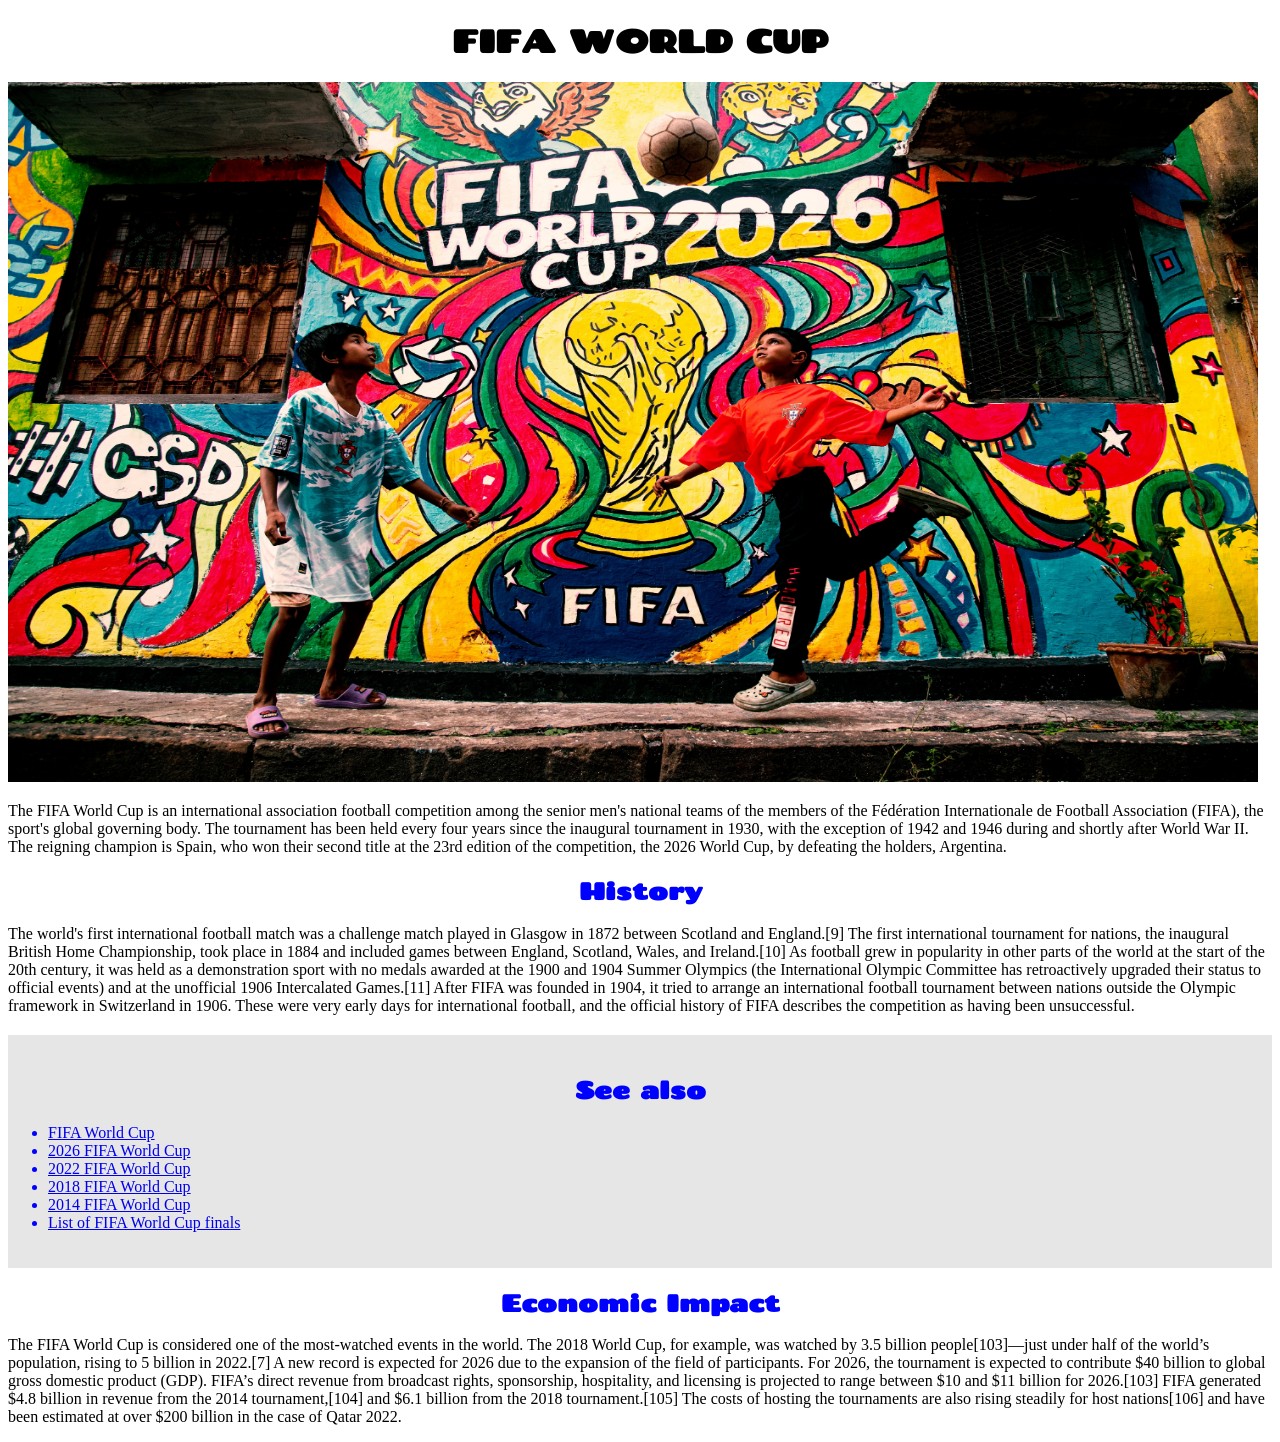
<file: projects/wikipedia/index.html>
<!DOCTYPE html>
<html lang="en">

<head>
    <meta charset="UTF-8">
    <meta name="viewport" content="width=device-width, initial-scale=1.0">
    <title>FIFA WORLD CUP</title>
    <meta name="description"
        content="The FIFA World Cup is an international association football  competition among the senior men's national teams of the members of the Federation Internationale de football Association (FIFA), the sport's global governing body. ">
    <link rel="stylesheet" href="css/style.css">
    <link rel="preconnect" href="https://fonts.googleapis.com">
    <link rel="preconnect" href="https://fonts.gstatic.com" crossorigin>
    <link href="https://fonts.googleapis.com/css2?family=Chango&display=swap" rel="stylesheet">
</head>

<body> 
    <header>
        <h1>FIFA WORLD CUP</h1>
        <img src="img/worldcup.jpg" alt="FIFA World Cup" width="1250" height="700">
        <p>The FIFA World Cup is an international association football competition among the senior men's national teams of
        the members of the Fédération Internationale de Football Association (FIFA), the sport's global governing body.
        The tournament has been held every four years since the inaugural tournament in 1930, with the exception of 1942
        and 1946 during and shortly after World War II. The reigning champion is Spain, who won their second title at
        the 23rd edition of the competition, the 2026 World Cup, by defeating the holders, Argentina.</p>
    </header>
    <main>
        <section>
        <h2>History</h2>

    <p> The world's first international football match was a challenge match played in Glasgow in 1872 between Scotland
        and England.[9] The first international tournament for nations, the inaugural British Home Championship, took
        place in 1884 and included games between England, Scotland, Wales, and Ireland.[10] As football grew in
        popularity in other parts of the world at the start of the 20th century, it was held as a demonstration sport
        with no medals awarded at the 1900 and 1904 Summer Olympics (the International Olympic Committee has
        retroactively upgraded their status to official events) and at the unofficial 1906 Intercalated Games.[11]

        After FIFA was founded in 1904, it tried to arrange an international football tournament between nations outside
        the Olympic framework in Switzerland in 1906. These were very early days for international football, and the
        official history of FIFA describes the competition as having been unsuccessful.</p>

    <div class="see-also">
        <h2>See also</h2>
        <ul>
            <li><a href="https://en.wikipedia.org/wiki/FIFA_World_Cup">FIFA World Cup</a></li>
            <li><a href="https://en.wikipedia.org/wiki/2026_FIFA_World_Cup">2026 FIFA World Cup</a></li>
            <li><a href="https://en.wikipedia.org/wiki/2022_FIFA_World_Cup">2022 FIFA World Cup</a></li>
            <li><a href="https://en.wikipedia.org/wiki/2018_FIFA_World_Cup">2018 FIFA World Cup</a></li>
            <li><a href="https://en.wikipedia.org/wiki/2014_FIFA_World_Cup">2014 FIFA World Cup</a></li>
            <li><a href="https://en.wikipedia.org/wiki/List_of_FIFA_World_Cup_finals">List of FIFA World Cup finals</a>
            </li>
        </ul>
    </div>
 <!-- <ul>-->
    </section>
    <section>
    <h2>Economic Impact </h2>
    <p>The FIFA World Cup is considered one of the most-watched events in the world. The 2018 World Cup, for example, was watched by 3.5 billion people[103]—just under half of the world’s population, rising to 5 billion in 2022.[7] A new record is expected for 2026 due to the expansion of the field of participants. For 2026, the tournament is expected to contribute $40 billion to global gross domestic product (GDP). FIFA’s direct revenue from broadcast rights, sponsorship, hospitality, and licensing is projected to range between $10 and $11 billion for 2026.[103] FIFA generated $4.8 billion in revenue from the 2014 tournament,[104] and $6.1 billion from the 2018 tournament.[105] The costs of hosting the tournaments are also rising steadily for host nations[106] and have been estimated at over $200 billion in the case of Qatar 2022.</p>
         </section>
    </main>
</body> 

</html>
</file>
<file: projects/Littlemarketcoffeshop/css/style.css>
body{background-color: rgb(3, 67, 3);}

.name {
    text-align: center;
    margin: 20px 0; 
}
.menu{background-color: #ed7512; text-align: center; padding: 10px; border: 1px solid #ccc; width: 125px;}


body {
    font-family: 'Oswald', 'Archivo Black', 'Chango', sans-serif;
    color: #0c0c0c;
}
    
.days {
    background-color: #ed7512; text-align: center;
    padding: 20px;
    border: 1px solid #ccc;
}
.container{
    margin: 25px 0;
}
hr{
color:black;
font-weight: bold;
border: 2.5px solid #070707;
}
.address{
    text-align: center;
    margin: 20px 0;
}
</file>
<file: projects/midterm/css/style.css>
.overline {
    color: #C5271D;
    font-family: work sans, sans-serif;
    font-weight: 800;
}

header {
    text-align: center;
    margin: 2em 0 2.5em 0;
    border-bottom: 4px solid #C5271D;
}

h2 {
    font-family: work sans, sans-serif;
    font-weight: 230;
    font-size: 1.5em;
}

h1 {
    font-family: oswald, sans-serif;
    font-style: Italic;
    font-size: 6em;
}

header img {
    align-self: center;
    width: 100%;
    padding-bottom: 1.5em;

}

body {
    font-family: "work sans", sans-serif;
}

.container {
    width: 55%;
    margin-bottom: 2em;
}

section {
    margin-top: 1.5em;
}

img {
    width: 100%;
    padding-bottom: 2em;

}

.row {
    align-items: center;
}

.box {
    background-color: #f5f5f5;
    padding: 1em;

}

.box a {
    color: #C5271D;
}

.timeline {
    background-color: #C5271D;
    color: #f5f5f5;
    padding: 1em;
}

.timeline h3 {
    color: #f5f5f5;
    margin-top: 3em;
    margin-bottom: 3em;
}

.row {
    align-items: center;
}

.timeline .row {
    justify-content: center;
}

footer a {
    color: #C5271D;
    font-style: italic;
    font-weight: 600;
}

footer {
    margin-top: 2em;
    margin-bottom: 2em;
}


.container {
  width: 55%;
  margin: 0 auto; 
}


@media (max-width: 767px) {
  .container {
    width: 95%;
  }
}
</file>
<file: projects/wikipedia/css/style.css>
h1,
h2 {
    font-family: 'Chango', cursive;
    text-align: center;
    
}

h2 {
    font-size: 2.5em;
    color: blue;
    
}

h2 {
    font-size: 1.5em;
    
}


.see-also {
    color: blue;
    background-color: #e6e6e6;
    padding:20px 0;
    margin: 20px 0;
}
</file>
